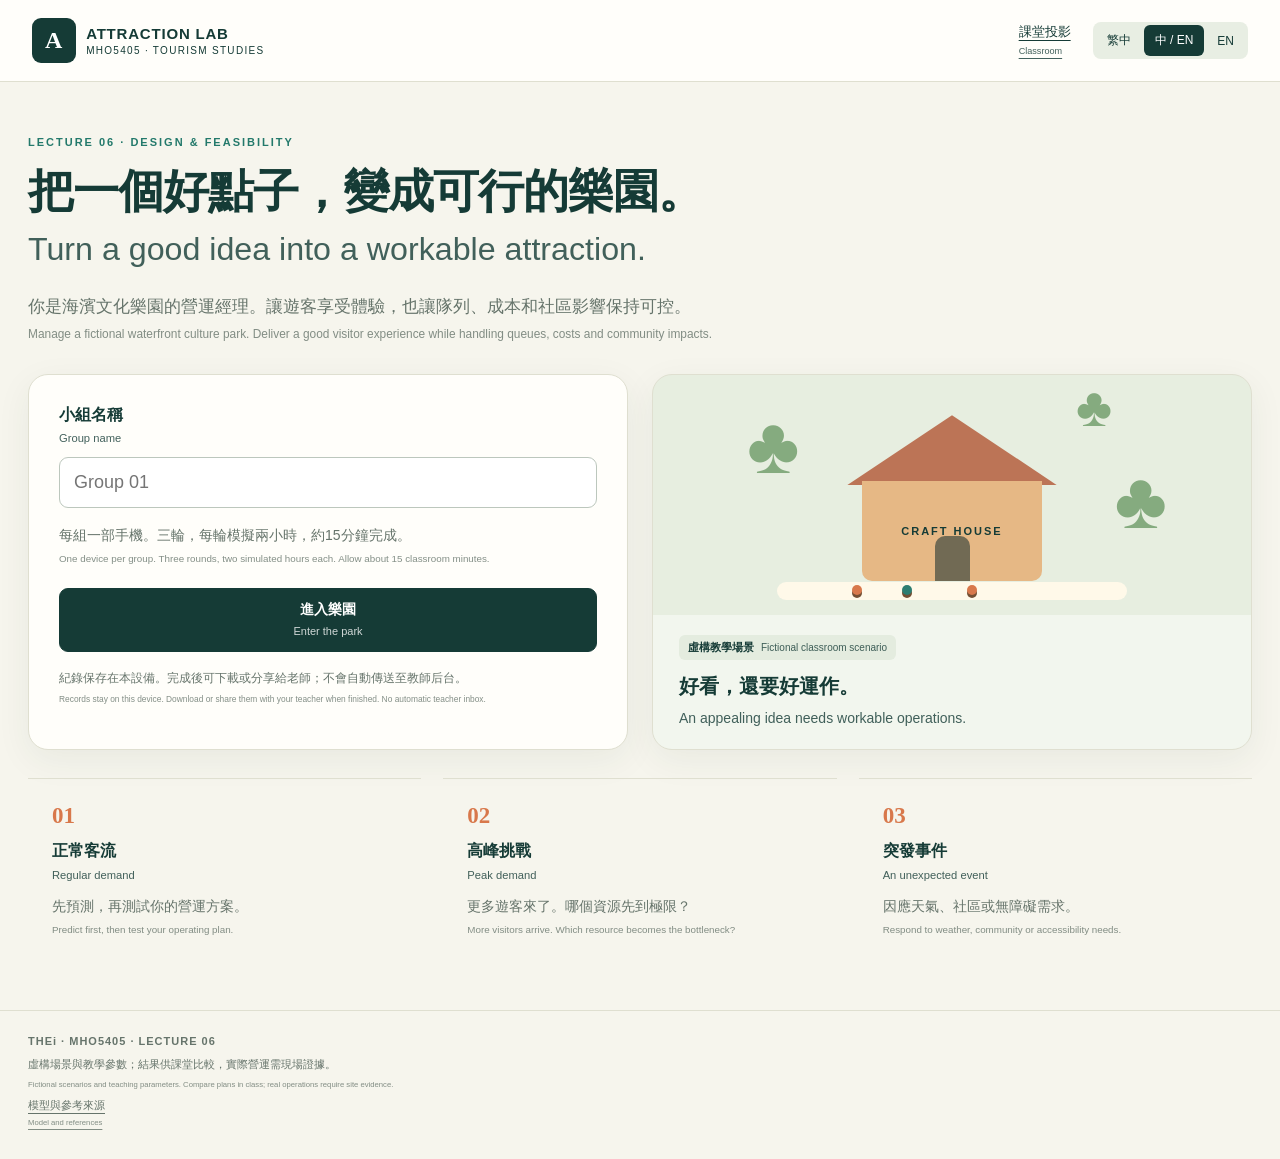
<file: index.html>
<!doctype html>
<html lang="zh-Hant">
<head><meta charset="utf-8"><meta name="viewport" content="width=device-width,initial-scale=1"><meta name="theme-color" content="#123b37"><title>Attraction Manager Lab · MHO5405</title><link rel="stylesheet" href="style.css"><script src="engine.js" defer></script><script src="ui.js" defer></script><script src="app.js" defer></script></head>
<body>
<header class="topbar"><a class="brand" href="./"><span class="brandmark">A</span><span>ATTRACTION LAB<small>MHO5405 · TOURISM STUDIES</small></span></a><div class="header-actions"><a href="classroom.html" data-i18n="classroom">課堂投影</a><div class="languages" aria-label="Language"><button data-lang="zh" aria-pressed="false">繁中</button><button data-lang="bi" aria-pressed="true">中 / EN</button><button data-lang="en" aria-pressed="false">EN</button></div></div></header>
<div id="storage-warning" class="notice" hidden></div>
<section id="welcome" class="welcome wrap">
 <div class="eyebrow">LECTURE 06 · DESIGN & FEASIBILITY</div><h1 data-i18n="title">把一個好點子，變成可行的樂園。</h1><p class="lede" data-i18n="intro">你是海濱文化樂園的營運經理。讓遊客享受體驗，也讓隊列、成本和社區影響保持可控。</p>
 <div class="intro-grid"><form id="start-form" class="card join"><label for="group-name" data-i18n="groupLabel">小組名稱</label><input id="group-name" maxlength="80" required autocomplete="off" placeholder="Group 01"><p data-i18n="groupHint">每組一部手機。三輪，每輪模擬兩小時，約15分鐘完成。</p><button class="primary" type="submit" data-i18n="enter">進入樂園</button><div class="privacy" data-i18n="privacy">紀錄保存在本設備。完成後可下載或分享給老師；不會自動傳送至教師后台。</div></form>
 <div class="intro-art card"><div class="mini-park"><span class="park-tree a">♣</span><span class="park-tree b">♣</span><span class="park-tree c">♣</span><div class="mini-roof"></div><div class="mini-building"><span>CRAFT HOUSE</span></div><div class="mini-path"></div><span class="mini-person p1"></span><span class="mini-person p2"></span><span class="mini-person p3"></span></div><div class="art-caption"><span class="tag" data-i18n="fictional">虛構教學場景</span><p data-i18n="challenge">好看，還要好運作。</p></div></div></div>
 <div class="three-cards"><article><b>01</b><h3 data-i18n="r1">正常客流</h3><p data-i18n="r1desc">先預測，再測試你的營運方案。</p></article><article><b>02</b><h3 data-i18n="r2">高峰挑戰</h3><p data-i18n="r2desc">更多遊客來了。哪個資源先到極限？</p></article><article><b>03</b><h3 data-i18n="r3">突發事件</h3><p data-i18n="r3desc">因應天氣、社區或無障礙需求。</p></article></div>
</section>
<main id="game" class="wrap" hidden>
 <div class="game-heading"><div><div class="eyebrow" id="group-display"></div><h1 id="round-title"></h1></div><button class="subtle" id="new-group" data-i18n="newGroup">換組 / 重新開始</button></div>
 <div class="round-track" id="round-track" aria-label="Rounds"></div>
 <section class="scenario-card"><div><span class="tag" id="scenario-tag"></span><h2 id="scenario-title"></h2><p id="scenario-description"></p></div><div class="scenario-stats"><b id="demand"></b><span data-i18n="perHour">有意到訪 / 小時</span><small data-i18n="independent">每輪重新開始，不延續前輪隊列。</small></div></section>
 <div class="workspace"><section class="visual-panel card">
 <div class="panel-top"><div><span class="eyebrow" data-i18n="liveMap">PARK LIVE · 即時樂園</span><h2 data-i18n="parkName">海濱文化樂園</h2></div><div class="clock"><b id="clock">00:00</b><small>/ 02:00</small></div></div>
 <svg id="park-map" viewBox="0 0 700 440" role="img" aria-label="Fictional park with entrance, queue, craft house and garden">
  <defs><pattern id="water" width="25" height="20" patternUnits="userSpaceOnUse"><path d="M0 10 Q6 5 12 10 T25 10" fill="none" stroke="#a3d4d0" stroke-width="2"/></pattern></defs>
  <rect width="700" height="440" rx="24" fill="#e9efe0"/><path d="M0 330 Q180 285 360 330 T700 315 V440 H0Z" fill="#c4e2df"/><path d="M0 330 Q180 285 360 330 T700 315 V440 H0Z" fill="url(#water)"/>
  <path d="M40 245 H650 M190 245 V115 H515 V245" fill="none" stroke="#fcf6e7" stroke-width="40" stroke-linecap="round"/>
  <path d="M45 285 H655" fill="none" stroke="#e4cdb0" stroke-width="8" stroke-dasharray="8 8"/>
  <g fill="#7eac83"><circle cx="70" cy="80" r="27"/><circle cx="104" cy="60" r="20"/><circle cx="620" cy="70" r="30"/><circle cx="660" cy="102" r="21"/><circle cx="68" cy="155" r="22"/><circle cx="375" cy="50" r="18"/></g>
  <g id="offpath-area" fill="#e6dbc6" stroke="#b89c74" stroke-dasharray="4 5" hidden><rect x="190" y="159" width="220" height="57" rx="12"/></g>
  <g id="craft-building"><rect x="235" y="80" width="125" height="80" rx="10" fill="#eab486"/><path d="M222 82 L297 30 L372 82Z" fill="#bd7154"/><rect x="275" y="108" width="40" height="52" rx="7" fill="#6c6556"/><rect x="247" y="97" width="20" height="22" rx="3" fill="#f9edd2"/><rect x="324" y="97" width="20" height="22" rx="3" fill="#f9edd2"/></g>
  <g><rect x="455" y="75" width="130" height="75" rx="25" fill="#9cbd8c"/><circle cx="488" cy="103" r="12" fill="#e9d781"/><circle cx="542" cy="123" r="12" fill="#e8bda2"/><circle cx="535" cy="92" r="10" fill="#fff4d1"/></g>
  <g fill="#e1d5c7"><rect x="520" y="355" width="48" height="45" rx="5"/><rect x="580" y="348" width="52" height="52" rx="5"/></g>
  <g fill="#977e66"><path d="M514 355 L544 330 L574 355Z"/><path d="M574 348 L606 323 L638 348Z"/></g>
  <g id="visitor-dots"></g>
  <g class="map-label"><text x="297" y="181" text-anchor="middle" id="label-craft"></text><text x="520" y="174" text-anchor="middle" id="label-garden"></text><text x="69" y="285" text-anchor="middle" id="label-entry"></text><text x="588" y="425" text-anchor="middle" id="label-neighbours"></text><text x="250" y="313" id="label-path"></text></g>
  <g id="rain-overlay" hidden fill="none" stroke="#729bb1" stroke-width="3" opacity=".55"><path d="M100 25l-8 19 M180 35l-8 19 M410 20l-8 19 M590 220l-8 19 M390 190l-8 19 M70 200l-8 19 M650 160l-8 19"/></g>
 </svg>
 <div class="map-key"><span><i class="dot queue-dot"></i><span data-i18n="queueLegend">排隊</span></span><span><i class="dot active-dot"></i><span data-i18n="activeLegend">主體驗</span></span><span><i class="dot garden-dot"></i><span data-i18n="gardenLegend">花園體驗</span></span><small data-i18n="dotsNote">每點代表1人，排隊最多顯示40點。</small></div>
 <div class="transport"><button id="run" class="primary" data-i18n="run">運行兩小時</button><button id="pause" class="subtle" disabled data-i18n="pause">暫停</button><button id="instant" class="subtle" data-i18n="instant">直接看結果</button><label><span data-i18n="speed">速度</span><select id="speed"><option value="100">1×</option><option value="30" selected>3×</option><option value="8">10×</option></select></label></div>
 <div class="notice" id="event-status" role="status"></div>
 <div class="chart-header"><h3 data-i18n="queueChart">隊列變化</h3><span id="queue-caption"></span></div><svg id="queue-chart" viewBox="0 0 620 160" role="img" aria-label="Queue size against simulated minutes"></svg>
 <div class="metrics" id="metrics" aria-live="off"></div>
 </section>
 <section class="decision-panel card"><div class="panel-top"><div><span class="eyebrow" data-i18n="yourPlan">YOUR PLAN · 你的方案</span><h2 data-i18n="planHeading">調整營運</h2></div><button class="subtle" id="baseline" data-i18n="baseline">課件基準</button></div>
 <form id="plan-form"><fieldset id="plan-fields"><legend class="sr-only">Operating choices</legend>
 <div class="control-grid"><label><span data-i18n="guides">導賞員</span><select id="guides"><option>1</option><option>2</option><option>3</option></select></label><label><span data-i18n="batch">每組人数</span><select id="groupSize"><option>8</option><option selected>12</option><option>16</option></select></label><label><span data-i18n="interval">出發窗口間隔（分鐘）</span><select id="interval"><option>10</option><option>15</option><option selected>20</option><option>30</option></select></label><label><span data-i18n="booking">预约上限（人 / 小時）</span><select id="booking"><option value="0" data-i18n="noBooking">不用预约</option><option>24</option><option>36</option><option>48</option><option>60</option><option>72</option><option>96</option></select></label><label class="wide"><span data-i18n="redirect">引導至替代花園體驗</span><select id="redirect"><option value="0">0%</option><option value="25">25%</option><option value="50">50%</option></select></label></div>
 <label class="checkbox"><input id="offpath" type="checkbox"><span data-i18n="offpath">設獨立等候區，移離居民通道</span></label><label class="checkbox"><input id="accessible" type="checkbox"><span data-i18n="accessible">提供無障礙路線與協助</span></label>
 <div class="calculation" id="calculation"></div><p class="micro" data-i18n="resources">每場體驗20分鐘；導賞員忙碌或場內已滿，出發窗口會被跳過。縮短窗口間隔不一定增加容量。</p>
 <label class="reflection"><span data-i18n="prediction">預測：哪個資源先到極限？</span><textarea id="prediction" maxlength="800" rows="2" required></textarea></label></fieldset>
 <button type="button" id="retry" class="subtle full" hidden data-i18n="retry">修改方案，再測一次</button>
 <div id="reflection-area" hidden><h3 data-i18n="explain">為決策提供理由</h3><label class="reflection"><span data-i18n="reason">你的選擇有何好處？誰承擔代價？</span><textarea id="reason" maxlength="800" rows="3" required></textarea></label><label class="reflection"><span data-i18n="review">哪項指標會觸發行動？誰處理？還要驗證甚麼？</span><textarea id="review" maxlength="800" rows="3" required></textarea></label><button type="button" id="save-round" class="primary full"></button></div>
 </form><div id="feedback" class="feedback" aria-live="polite"></div>
 </section></div>
 <details class="assumptions card"><summary data-i18n="assumptions">計算方式、假設與參考</summary><div id="model-notes"></div><p><a href="SOURCES.md" data-i18n="sources">參考來源與設計記錄</a></p></details>
</main>
<section id="summary" class="wrap" hidden><div class="eyebrow">YOUR MANAGEMENT BRIEF</div><h1 data-i18n="finished">三輪完成。帶著證據討論。</h1><p id="summary-group"></p><div id="report-cards"></div><div class="summary-actions"><button id="download-json" class="primary" data-i18n="downloadJSON">下載小組紀錄（JSON）</button><button id="download-csv" class="subtle" data-i18n="downloadCSV">下載比較表（CSV）</button><button id="share" class="subtle" data-i18n="share">複製方案連結給老師</button><button id="print" class="subtle" data-i18n="print">列印 / 存為 PDF</button><button id="restart" class="subtle" data-i18n="restart">另一組 / 再玩一次</button></div><p class="notice" id="share-status" role="status"></p><div class="card"><h2 data-i18n="canvasBridge">帶入你的小組景點畫布</h2><p data-i18n="canvasText">以本次觀察支持營運和影響控制欄位。把客流、成本、容量與居民接受程度列為假設，指出需要甚麼現場觀察或訪談來驗證。</p></div></section>
<footer class="wrap"><span>THEi · MHO5405 · LECTURE 06</span><p data-i18n="footer">虛構場景與教學參數；結果供課堂比較，實際營運需現場證據。</p><a href="SOURCES.md" data-i18n="credits">模型與參考來源</a></footer>
</body></html>
</file>
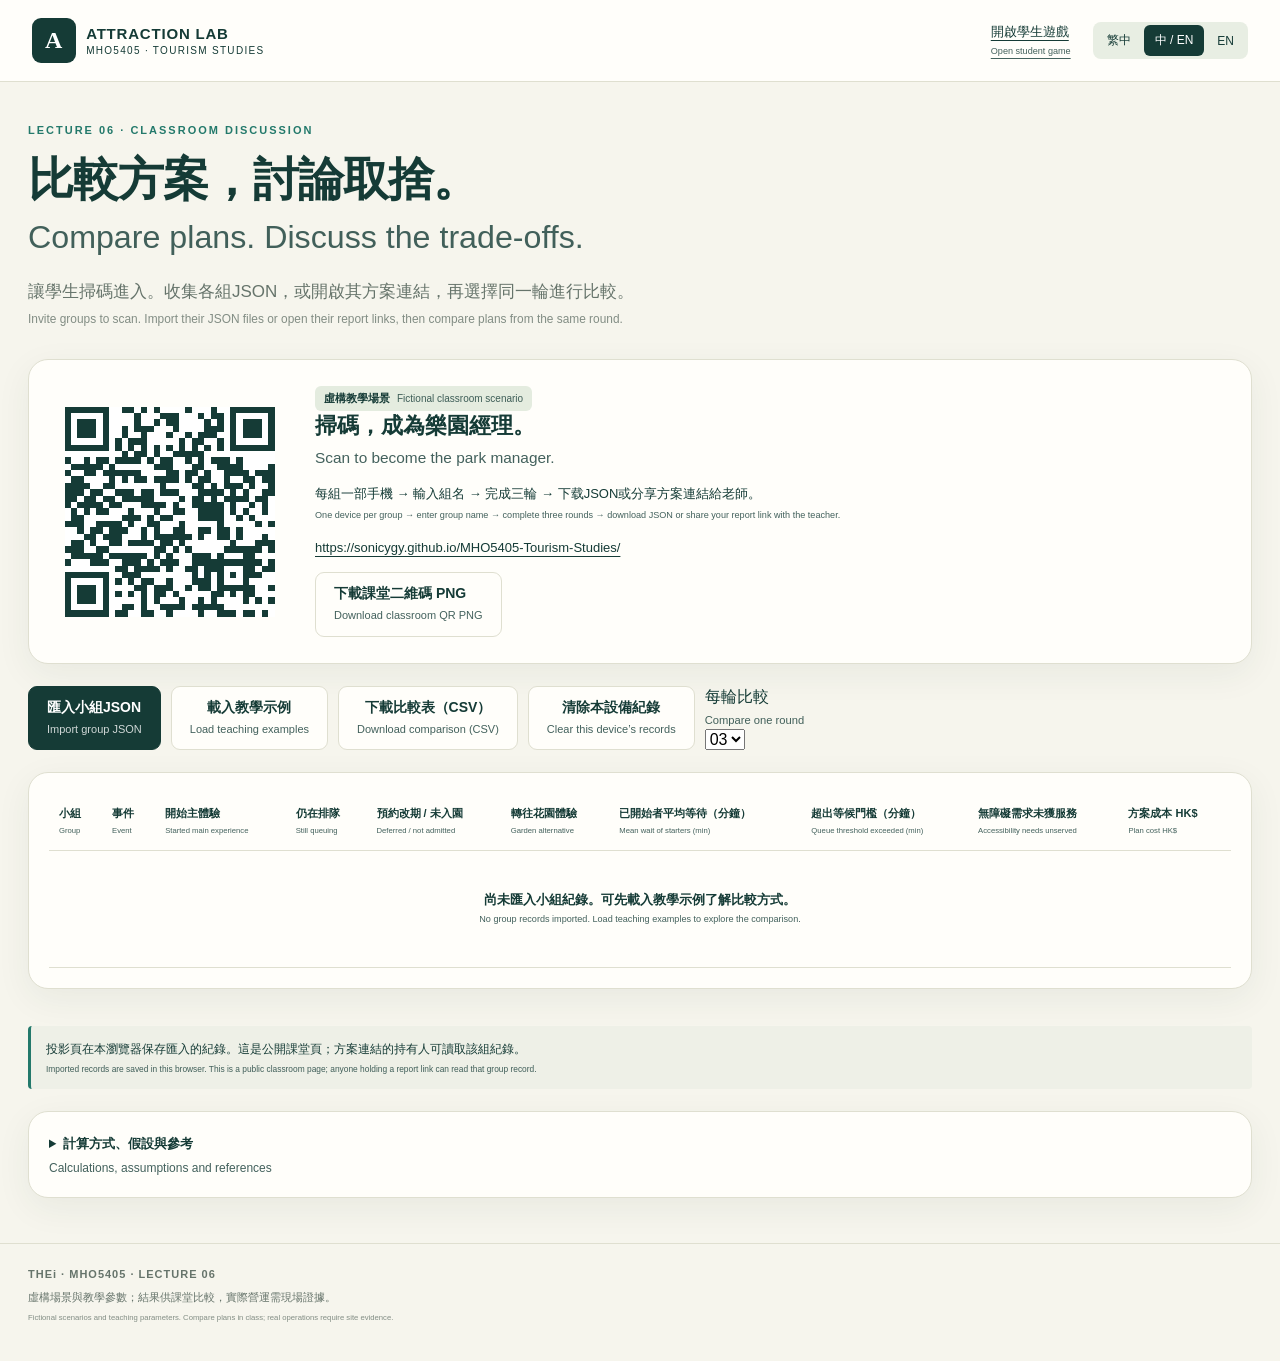
<file: classroom.html>
<!doctype html><html lang="zh-Hant"><head><meta charset="utf-8"><meta name="viewport" content="width=device-width,initial-scale=1"><meta name="theme-color" content="#123b37"><title>Classroom · Attraction Manager Lab</title><link rel="stylesheet" href="style.css"><script src="engine.js" defer></script><script src="ui.js" defer></script><script src="assets/qrcode.min.js" defer></script><script src="classroom.js" defer></script></head><body>
<header class="topbar"><a class="brand" href="./"><span class="brandmark">A</span><span>ATTRACTION LAB<small>MHO5405 · TOURISM STUDIES</small></span></a><div class="header-actions"><a href="index.html" data-i18n="studentLink">開啟學生遊戲</a><div class="languages" aria-label="Language"><button data-lang="zh" aria-pressed="false">繁中</button><button data-lang="bi" aria-pressed="true">中 / EN</button><button data-lang="en" aria-pressed="false">EN</button></div></div></header>
<main class="wrap"><section class="teacher-hero"><div class="eyebrow">LECTURE 06 · CLASSROOM DISCUSSION</div><h1 data-i18n="teacherTitle">比較方案，討論取捨。</h1><p class="lede" data-i18n="teacherIntro">讓學生掃碼進入。收集各組JSON，或開啟其方案連結，再選擇同一輪進行比較。</p></section>
<section class="qr-panel card"><div id="qr" role="img" aria-label="QR code for the student game"></div><div><span class="tag" data-i18n="fictional">虛構教學場景</span><h2 data-i18n="scan">掃碼，成為樂園經理。</h2><p data-i18n="steps">每組一部手機 → 輸入組名 → 完成三輪 → 下載JSON或分享方案連結給老師。</p><p><a id="student-url" href="https://sonicygy.github.io/MHO5405-Tourism-Studies/">https://sonicygy.github.io/MHO5405-Tourism-Studies/</a></p><a class="subtle" href="assets/Attraction_Classroom_QR.png" download data-i18n="qrDownload">下載課堂二維碼 PNG</a></div></section>
<div class="teacher-tools"><label class="primary file-label" for="import-file" data-i18n="import">匯入小組JSON</label><input class="sr-only" id="import-file" type="file" accept=".json,application/json" multiple><button id="examples" class="subtle" data-i18n="examples">載入教學示例</button><button id="export-csv" class="subtle" data-i18n="downloadCSV">下載比較表（CSV）</button><button id="clear" class="subtle" data-i18n="clear">清除本設備紀錄</button><label><span data-i18n="allRounds">每輪比較</span> <select id="round-filter"><option value="0">01</option><option value="1">02</option><option value="2" selected>03</option></select></label></div>
<div class="notice" id="import-message" role="status"></div>
<section class="comparison card"><table><thead><tr id="table-head"></tr></thead><tbody id="table-body"></tbody></table></section>
<div id="teacher-list" class="teacher-list"></div><p class="notice" data-i18n="teacherPrivacy">投影頁在本瀏覽器保存匯入的紀錄。這是公開課堂頁；方案連結的持有人可讀取該組紀錄。</p>
<details class="assumptions card"><summary data-i18n="assumptions">計算方式、假設與參考</summary><div id="model-notes"></div><p><a href="CLASSROOM_GUIDE.md" data-i18n="guide">課堂使用說明</a> · <a href="SOURCES.md" data-i18n="sources">參考來源與設計記錄</a></p></details>
</main><footer class="wrap"><span>THEi · MHO5405 · LECTURE 06</span><p data-i18n="footer">虛構場景與教學參數；結果供課堂比較，實際營運需現場證據。</p></footer></body></html>
</file>
<file: style.css>
:root{--ink:#153b36;--muted:#66746b;--paper:#f6f5ed;--white:#fffefa;--line:#dfdfd0;--accent:#d8784b;--green:#23796b;--pale:#e8eee3;--shadow:0 10px 35px #193b3610;font-family:'Segoe UI','Microsoft JhengHei','PingFang TC',sans-serif;color:var(--ink);background:var(--paper)}*{box-sizing:border-box}body{margin:0}button,input,select,textarea{font:inherit}button,a,input,select,textarea{touch-action:manipulation}button,a{color:inherit}button{cursor:pointer}button:disabled{cursor:default;opacity:.5}a{text-underline-offset:4px}button:focus-visible,a:focus-visible,input:focus-visible,select:focus-visible,textarea:focus-visible,summary:focus-visible{outline:3px solid #d8784b;outline-offset:3px}[hidden]{display:none!important}.wrap{max-width:1280px;margin:0 auto;padding:0 28px}.topbar{display:flex;justify-content:space-between;align-items:center;padding:18px 32px;border-bottom:1px solid var(--line);gap:20px;background:var(--white)}.brand{text-decoration:none;display:flex;align-items:center;gap:10px;font-weight:800;letter-spacing:.8px;font-size:15px}.brandmark{background:var(--ink);color:white;border-radius:9px;padding:9px 13px;font-family:Georgia,serif;font-size:24px}.brand small{display:block;font-weight:500;font-size:10px;margin-top:3px;letter-spacing:1.3px}.header-actions{display:flex;align-items:center;gap:22px;font-size:13px}.languages{display:flex;padding:3px;background:var(--pale);border-radius:8px;gap:2px}.languages button{border:0;background:transparent;padding:7px 11px;border-radius:6px;font-size:12px}.languages button[aria-pressed=true]{background:var(--ink);color:white}.eyebrow{font-size:11px;letter-spacing:2px;font-weight:700;color:var(--green);line-height:1.6}h1,h2,h3,p{margin:0}h1{font-size:clamp(26px,4vw,46px);line-height:1.3;letter-spacing:-1px}h2{font-size:22px;line-height:1.4}h3{font-size:16px;line-height:1.5}p{line-height:1.8}.en{display:block;font-size:.7em;font-weight:400;letter-spacing:0;opacity:.8;margin-top:4px;line-height:1.5}.welcome{padding-top:52px}.welcome h1{max-width:850px;margin:10px 0 18px}.lede{max-width:780px;font-size:17px;color:var(--muted);margin-bottom:30px}.intro-grid{display:grid;grid-template-columns:1fr 1fr;gap:24px}.card{background:var(--white);border:1px solid var(--line);border-radius:20px;box-shadow:var(--shadow)}.join{padding:30px}.join>label{display:block;font-weight:650;margin-bottom:10px}.join input{width:100%;padding:14px;border:1px solid #bcc7bd;border-radius:9px;background:#fff;font-size:18px}.join p{font-size:14px;color:var(--muted);margin:15px 0}.join .primary{width:100%;margin-top:6px}.privacy{font-size:12px;line-height:1.65;color:var(--muted);margin-top:17px}.primary,.subtle{border-radius:9px;padding:12px 18px;font-size:14px;font-weight:650;border:1px solid var(--line)}.primary{background:var(--ink);color:white;border-color:var(--ink)}.primary:hover:not(:disabled){background:var(--green)}.subtle{background:var(--white)}.subtle:hover:not(:disabled){background:var(--pale)}.primary .en,.subtle .en{font-size:11px}.full{width:100%;margin-top:15px}.intro-art{overflow:hidden;background:#e7eee0;display:flex;flex-direction:column;justify-content:space-between}.mini-park{height:240px;position:relative;max-width:500px;width:100%;margin:auto}.mini-roof{position:absolute;left:29%;top:40px;width:42%;height:70px;clip-path:polygon(50% 0,100% 100%,0 100%);background:#bc7456}.mini-building{position:absolute;left:32%;top:106px;width:36%;height:100px;background:#e6b885;border-radius:0 0 10px 10px;display:grid;place-items:center;font-size:11px;font-weight:bold;letter-spacing:2px}.mini-building:after{content:'';position:absolute;bottom:0;width:35px;height:45px;background:#716a54;border-radius:10px 10px 0 0}.mini-path{position:absolute;left:15%;width:70%;height:18px;background:#fff9e9;bottom:15px;border-radius:20px}.park-tree{position:absolute;color:#85ab7f;font-size:80px;z-index:1}.park-tree.a{left:9%;top:25px}.park-tree.b{right:7%;top:80px}.park-tree.c{right:18%;top:0;font-size:55px}.mini-person{position:absolute;width:10px;height:10px;border-radius:50%;background:var(--accent);bottom:20px;z-index:2;box-shadow:0 3px 0 #744f33}.p1{left:30%}.p2{left:40%;background:#2c7d71}.p3{left:53%}.art-caption{padding:20px 26px;background:#ffffff70}.art-caption p{font-size:20px;margin-top:8px;font-weight:650}.tag{display:inline-block;font-size:11px;font-weight:650;background:#e4ecdf;border-radius:6px;padding:5px 9px}.tag .en{display:inline;font-size:10px;margin-left:7px}.three-cards{display:grid;grid-template-columns:repeat(3,1fr);gap:22px;margin:28px 0 48px}.three-cards article{padding:24px;border-top:1px solid var(--line)}.three-cards b{color:var(--accent);font-size:23px;font-family:Georgia,serif}.three-cards h3{margin:10px 0}.three-cards p{font-size:14px;color:var(--muted)}.game-heading{display:flex;justify-content:space-between;align-items:center;gap:15px;margin-top:30px}.game-heading h1{font-size:32px;margin-top:5px}.round-track{display:flex;gap:8px;margin:20px 0}.round-step{flex:1;background:#e7e8dc;color:var(--muted);padding:10px 15px;font-size:13px;border-radius:8px}.round-step.current{background:var(--ink);color:white}.round-step.done{background:#d1e4d7;color:var(--ink)}.scenario-card{display:flex;justify-content:space-between;align-items:center;gap:25px;padding:22px 26px;background:#e9eddd;border:1px solid #d7dec9;border-radius:16px;margin-bottom:22px}.scenario-card h2{margin:8px 0}.scenario-card p{font-size:14px;max-width:780px}.scenario-stats{min-width:145px;text-align:center;display:flex;flex-direction:column}.scenario-stats>b{font-size:40px;line-height:1.2}.scenario-stats>span{font-size:12px}.scenario-stats small{font-size:10px;line-height:1.5;color:var(--muted);margin-top:9px}.workspace{display:grid;grid-template-columns:minmax(0,1.7fr) minmax(320px,1fr);gap:22px;align-items:start}.visual-panel,.decision-panel{padding:24px}.panel-top{display:flex;align-items:center;justify-content:space-between;gap:15px;margin-bottom:15px}.panel-top h2{font-size:21px;margin-top:4px}.panel-top .subtle{padding:8px;font-size:11px}.clock{font-size:18px;white-space:nowrap}.clock small{font-size:11px;color:var(--muted);margin-left:5px}#park-map{display:block;width:100%;height:auto}.map-label{fill:#3f6254;font-size:12px;font-weight:650}.map-key{display:flex;align-items:center;flex-wrap:wrap;gap:12px;margin:12px 0;font-size:11px}.map-key>span{display:flex;gap:5px;align-items:center}.map-key .en{display:inline;margin-left:3px;font-size:10px}.map-key small{color:var(--muted);font-size:10px}.dot{width:9px;height:9px;border-radius:50%;display:inline-block}.queue-dot{background:#cf8253}.active-dot{background:#23796b}.garden-dot{background:#9a9f49}.visitor{transition:cx .08s linear,cy .08s linear}.transport{display:flex;flex-wrap:wrap;gap:7px;align-items:center;margin:15px 0}.transport button{font-size:12px;padding:10px}.transport label{margin-left:auto;display:flex;align-items:center;gap:5px;font-size:11px}.transport select{padding:7px;min-height:35px}.notice{background:#eef0e7;padding:13px 15px;border-left:3px solid var(--green);font-size:12px;line-height:1.7;border-radius:4px;margin:15px 0;overflow-wrap:anywhere}.notice:empty{display:none}.chart-header{display:flex;justify-content:space-between;align-items:center;margin:20px 0 5px;font-size:11px;gap:10px}.chart-header h3{font-size:13px}#queue-chart{width:100%;height:auto;display:block;overflow:visible}.metrics{display:grid;grid-template-columns:repeat(3,1fr);gap:10px;margin-top:16px}.metric{padding:13px;background:#f1f3e9;border-radius:10px}.metric b{display:block;font-size:25px;letter-spacing:-1px}.metric .metric-label{font-size:11px;display:block;line-height:1.5}.metric .en{font-size:10px}.metric.warn{background:#f7e6d4}.decision-panel fieldset{border:0;padding:0;margin:0;min-width:0}.control-grid{display:grid;grid-template-columns:1fr 1fr;gap:15px 12px}.control-grid label{display:flex;flex-direction:column;gap:7px;font-size:12px;font-weight:650}.control-grid .wide{grid-column:1/-1}.control-grid select{width:100%;border:1px solid #bdc9be;background:#fff;padding:9px;border-radius:8px;min-height:42px;color:var(--ink)}.control-grid .en{font-size:10px}.checkbox{display:flex;gap:9px;margin-top:16px;font-size:12px;align-items:flex-start;line-height:1.5}.checkbox input{width:18px;height:18px;flex:none;accent-color:var(--green);margin-top:2px}.checkbox .en{font-size:10px}.calculation{padding:15px;background:#e9eee3;border-radius:10px;margin-top:18px;font-size:13px;line-height:1.7}.calculation b{font-size:18px}.micro{font-size:11px;line-height:1.7;color:var(--muted);margin-top:12px}.reflection{display:block;margin-top:18px;font-size:12px;font-weight:650;line-height:1.6}.reflection textarea{display:block;width:100%;resize:vertical;border:1px solid #bdc9be;border-radius:9px;padding:11px;margin-top:8px;font-size:14px;font-weight:400;background:#fff;color:var(--ink)}#reflection-area h3{margin-top:23px}.feedback{font-size:12px;line-height:1.8;color:#9d422b;margin-top:16px}.assumptions{margin-top:22px;padding:20px;font-size:13px;line-height:1.8}.assumptions summary{cursor:pointer;font-weight:650}.assumptions p{margin:12px 0}.assumptions ul{padding-left:22px}.assumptions li{margin:10px 0}.assumptions .en{font-size:12px}footer{margin:45px auto 0!important;padding-top:24px!important;padding-bottom:30px!important;border-top:1px solid var(--line);font-size:11px;color:var(--muted)}footer>span{letter-spacing:1px;font-weight:600}footer p{margin:8px 0}#summary{padding-top:45px}#summary h1{margin:12px 0}#summary-group{margin:15px 0 25px}#report-cards{display:grid;grid-template-columns:repeat(3,minmax(0,1fr));gap:18px}.report-card{padding:22px;overflow-wrap:anywhere}.report-card h2{font-size:20px;margin-bottom:15px}.report-card p{font-size:12px;margin-top:15px}.report-stats{display:grid;grid-template-columns:1fr 1fr;gap:10px;margin-top:10px}.report-stats b{font-size:24px;display:block}.report-stats span{font-size:11px}.summary-actions{display:flex;flex-wrap:wrap;gap:9px;margin:28px 0}.summary-actions button{font-size:12px}.summary-actions~.card{padding:25px;margin-top:25px}.summary-actions~.card p{font-size:14px;margin-top:12px}.sr-only{position:absolute;width:1px;height:1px;padding:0;margin:-1px;overflow:hidden;clip:rect(0,0,0,0);white-space:nowrap;border:0}.teacher-hero{padding-top:40px}.teacher-hero h1{margin:10px 0 15px}.teacher-tools{display:flex;flex-wrap:wrap;gap:10px;align-items:center;margin:22px 0}.file-label{display:inline-block;cursor:pointer}.comparison{padding:20px;overflow-x:auto}.comparison table{border-collapse:collapse;width:100%;font-size:13px;min-width:850px}.comparison th,.comparison td{text-align:left;padding:13px 10px;border-bottom:1px solid var(--line)}.comparison th{font-size:11px;white-space:nowrap}.comparison td:first-child{font-weight:650;max-width:180px;overflow-wrap:anywhere}.comparison .empty{text-align:center;white-space:normal;padding:40px}.qr-panel{display:grid;grid-template-columns:230px 1fr;gap:30px;align-items:center;padding:26px;margin-top:22px}.qr-panel #qr{display:grid;place-items:center}.qr-panel img{max-width:100%;height:auto}.qr-panel canvas{display:none}.qr-panel p{font-size:13px;margin:13px 0}.qr-panel a{overflow-wrap:anywhere}.teacher-list{margin-top:22px;display:grid;gap:15px}.teacher-report{padding:22px;overflow-wrap:anywhere}.teacher-report summary{cursor:pointer;font-weight:650}.teacher-report .report-stats{grid-template-columns:repeat(4,1fr)}.teacher-report p{font-size:12px;margin-top:14px}.teacher-report .delete{margin-top:15px;font-size:11px}dialog{max-width:650px;width:calc(100% - 32px);border:1px solid var(--line);border-radius:18px;padding:25px;color:var(--ink);background:var(--white)}dialog::backdrop{background:#123b3770}dialog h2{margin-bottom:15px}dialog p{margin-bottom:15px;font-size:14px}dialog .actions{display:flex;gap:10px;justify-content:flex-end}
.qr-panel a.subtle{display:inline-block;text-decoration:none}
@media(prefers-reduced-motion:reduce){*{scroll-behavior:auto!important}.visitor{transition:none}}
@media(max-width:1000px){.workspace{grid-template-columns:1.3fr 1fr}.visual-panel,.decision-panel{padding:18px}.metrics{grid-template-columns:repeat(2,1fr)}.transport label{margin-left:0}.wrap{padding:0 20px}.header-actions{gap:12px}#report-cards{grid-template-columns:1fr}.report-card .report-stats{grid-template-columns:repeat(4,1fr)}}
@media(max-width:760px){.workspace,.intro-grid{grid-template-columns:1fr}.topbar{padding:12px 15px;flex-wrap:wrap;gap:12px}.brand{font-size:12px}.brand small{font-size:9px}.header-actions{width:100%;justify-content:space-between}.welcome{padding-top:30px}.intro-art{display:none}.three-cards{gap:10px}.three-cards article{padding:14px 0}.three-cards h3{font-size:13px}.three-cards p{font-size:12px}.wrap{padding:0 15px}.scenario-card{padding:18px;gap:15px}.scenario-stats{min-width:75px}.scenario-stats>b{font-size:29px}.scenario-stats small{font-size:9px}.scenario-card h2{font-size:19px}.scenario-card p{font-size:12px}.game-heading{align-items:flex-start}.game-heading h1{font-size:24px}.game-heading button{font-size:10px;padding:8px}.round-step{padding:9px;font-size:11px}.round-step .en{font-size:9px}.visual-panel,.decision-panel{padding:17px;border-radius:16px}.metrics{grid-template-columns:repeat(3,minmax(0,1fr));gap:7px}.metric{padding:10px}.metric b{font-size:23px}.metric .metric-label{font-size:10px}.metric .en{font-size:9px}.panel-top h2{font-size:19px}.map-label{font-size:13px}.qr-panel{grid-template-columns:1fr;gap:18px}.teacher-report .report-stats{grid-template-columns:1fr 1fr}.report-card .report-stats{grid-template-columns:1fr 1fr}.join{padding:23px}.comparison{padding:12px}.chart-header span{font-size:9px}.transport button{font-size:11px}.summary-actions button{flex:1 1 45%}}
@media print{body{background:white;color:#111}.topbar,.summary-actions,footer,.teacher-tools,.qr-panel,.delete{display:none!important}.wrap{padding:0;max-width:none}#report-cards{display:block}.report-card,.teacher-report{page-break-inside:avoid;margin-bottom:18px;border:1px solid #ccc;box-shadow:none}.card{box-shadow:none}.teacher-report>div{display:block!important}.en{opacity:1}#summary{padding-top:0}h1{font-size:26px}.notice{display:none}.comparison{overflow:visible}.comparison table{min-width:0;font-size:9px}.comparison td,.comparison th{padding:6px}.teacher-report summary{list-style:none}.teacher-hero{padding-top:0}}
</file>
